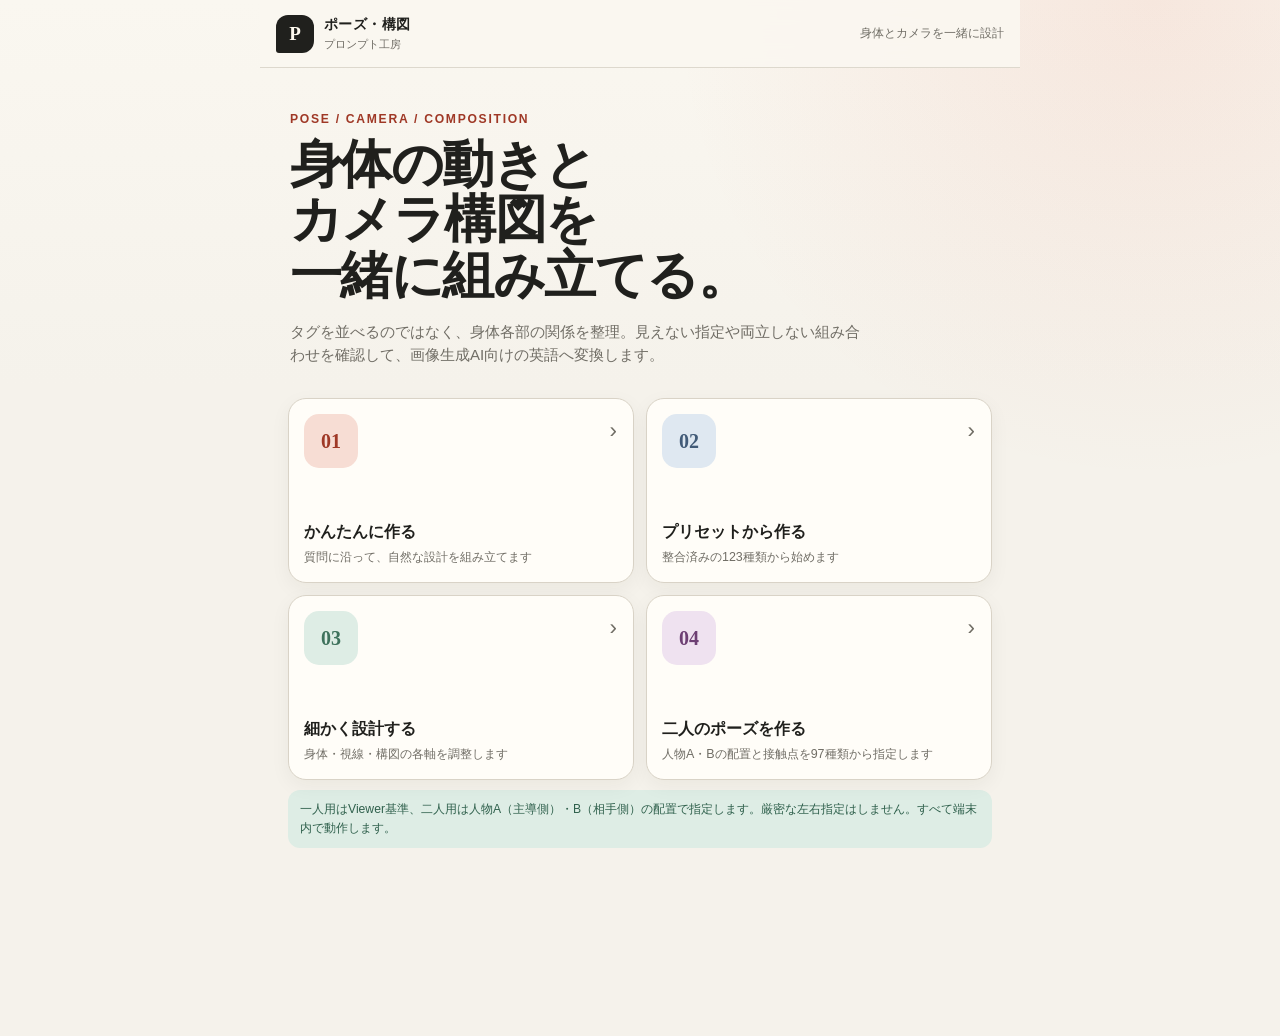
<file: index.html>
<!doctype html>
<html lang="ja">
<head>
  <meta charset="utf-8">
  <meta name="viewport" content="width=device-width,initial-scale=1,viewport-fit=cover">
  <meta name="theme-color" content="#f5f2eb">
  <link rel="icon" href="./icons/favicon-32.png" type="image/png" sizes="32x32">
  <link rel="icon" href="./icons/icon-192.png" type="image/png" sizes="192x192">
  <link rel="apple-touch-icon" href="./icons/apple-touch-icon.png">
  <link rel="manifest" href="./manifest.webmanifest">
  <meta name="description" content="一人・二人のポーズとカメラ構図を整理し、PIXAI（Tsubaki・SDXL）やNovelAI向けの英語プロンプトを作る設計支援ツール。">
  <title>ポーズ・構図プロンプト工房</title>
  <link rel="stylesheet" href="styles.css?v=20261030p">
</head>
<body>
  <a class="skip-link" href="#main">内容へ移動</a>
  <div class="app-shell">
    <header class="topbar">
      <button class="brand" id="homeButton" type="button" aria-label="スタート画面へ戻る">
        <span class="brand-mark" aria-hidden="true">P</span>
        <span><strong>ポーズ・構図</strong><small>プロンプト工房</small></span>
      </button>
      <div class="step-meter" id="stepMeter" aria-live="polite"></div>
    </header>
    <main id="main" tabindex="-1"></main>
    <aside class="sticky-summary" id="stickySummary" hidden></aside>
    <nav class="bottom-nav" id="bottomNav" aria-label="ステップ移動" hidden></nav>
    <div class="sheet-backdrop" id="sheetBackdrop" hidden></div>
    <section class="bottom-sheet" id="bottomSheet" aria-label="補助パネル" aria-live="polite" hidden>
      <div class="sheet-grab" aria-hidden="true"></div>
      <div class="sheet-content" id="sheetContent"></div>
    </section>
    <div class="toast" id="toast" role="status" aria-live="polite"></div>
  </div>

  <script src="data/postures.js?v=20261028c"></script>
  <script src="data/body.js?v=20261028c"></script>
  <script src="data/limbs.js?v=20261028c"></script>
  <script src="data/head-gaze.js?v=20261028c"></script>
  <script src="data/camera.js?v=20261028c"></script>
  <script src="data/composition.js?v=20261028c"></script>
  <script src="data/interaction.js?v=20261028c"></script>
  <script src="data/restraint.js?v=20261028c"></script>
  <script src="data/rules.js?v=20261028c"></script>
  <script src="data/presets.js?v=20261028c"></script>
  <script src="data/relationship.js?v=20261028c"></script>
  <script src="data/special.js?v=20261028c"></script>
  <script src="data/editorial.js?v=20261029b"></script>
  <script src="data/mode-editorial.js?v=20261029h"></script>
  <script src="data/dance.js?v=20261029i"></script>
  <script src="data/purikura-solo.js?v=20261030p"></script>
  <script src="data/preset-utils.js?v=20261030p"></script>
  <script src="data/pair-poses.js?v=20261028c"></script>
  <script src="data/pair-expressions.js?v=20261030a"></script>
  <script src="data/pair-poses-extra.js?v=20261028c"></script>
  <script src="data/pair-poses-daily.js?v=20261030d"></script>
  <script src="data/pair-poses-purikura.js?v=20261030p"></script>
  <script src="state.js?v=20261029c"></script>
  <script src="advisor.js?v=20261030p"></script>
  <script src="generator.js?v=20261030p"></script>
  <script src="model-output.js?v=20261028c"></script>
  <script src="pair.js?v=20261030p"></script>
  <script src="storage.js?v=20261028c"></script>
  <script src="figure.js?v=20261030p"></script>
  <script src="pair-ui.js?v=20261030p"></script>
  <script src="app.js?v=20261030p"></script>
</body>
</html>
</file>
<file: styles.css>
:root {
  color-scheme: light;
  --paper: #f5f2eb;
  --paper-strong: #fffdf8;
  --ink: #20201d;
  --muted: #706d65;
  --line: #d9d3c7;
  --accent: #d75a3f;
  --accent-dark: #9f3826;
  --accent-soft: #f7ddd4;
  --indigo: #425b78;
  --indigo-soft: #dfe8f1;
  --green: #3e725c;
  --green-soft: #deede5;
  --hard: #a62d25;
  --warning: #a55e00;
  --info: #315e7a;
  --shadow: 0 16px 40px rgba(43, 35, 25, .12);
  --radius: 18px;
}
* { box-sizing: border-box; }
html { font-size: 16px; background: var(--paper); }
body {
  margin: 0;
  min-width: 320px;
  color: var(--ink);
  background:
    radial-gradient(circle at 90% 0, rgba(215, 90, 63, .1), transparent 30rem),
    linear-gradient(180deg, #faf7f0 0, var(--paper) 24rem);
  font-family: -apple-system, BlinkMacSystemFont, "Hiragino Sans", "Yu Gothic UI", "Yu Gothic", sans-serif;
  line-height: 1.55;
}
button, input, textarea { font: inherit; font-size: 16px; }
button { color: inherit; }
.skip-link { position: fixed; left: 8px; top: -60px; z-index: 100; background: var(--ink); color: white; padding: 10px 14px; border-radius: 8px; }
.skip-link:focus { top: 8px; }
.app-shell { width: min(100%, 760px); min-height: 100dvh; margin: 0 auto; position: relative; }
.topbar {
  position: sticky; top: 0; z-index: 30;
  display: flex; align-items: center; justify-content: space-between; gap: 12px;
  min-height: 68px; padding: calc(8px + env(safe-area-inset-top)) 16px 8px;
  background: rgba(250, 247, 240, .92); border-bottom: 1px solid rgba(217, 211, 199, .85);
  backdrop-filter: blur(14px);
}
.brand { display: flex; align-items: center; gap: 10px; min-height: 48px; border: 0; background: transparent; padding: 0; text-align: left; cursor: pointer; }
.brand-mark { width: 38px; height: 38px; display: grid; place-items: center; border-radius: 12px 12px 12px 3px; background: var(--ink); color: #fffaf0; font: 800 19px/1 Georgia, serif; }
.brand strong, .brand small { display: block; }
.brand strong { font-size: .86rem; letter-spacing: .03em; }
.brand small { font-size: .68rem; color: var(--muted); }
.step-meter { flex: none; max-width: 44%; font-size: .72rem; color: var(--muted); text-align: right; }
.meter-dots { display: flex; justify-content: flex-end; gap: 4px; margin-top: 5px; }
.meter-dot { width: 16px; height: 4px; border-radius: 99px; background: var(--line); }
.meter-dot.is-active, .meter-dot.is-done { background: var(--accent); }
main { padding: 20px 16px calc(188px + env(safe-area-inset-bottom)); outline: none; }
.hero { padding: 22px 2px 8px; }
.eyebrow { margin: 0 0 8px; color: var(--accent-dark); font-weight: 800; font-size: .76rem; letter-spacing: .14em; text-transform: uppercase; }
h1, h2, h3, p { overflow-wrap: anywhere; }
h1 { margin: 0; font-family: Georgia, "Yu Mincho", serif; font-size: clamp(2rem, 9vw, 3.25rem); line-height: 1.07; letter-spacing: -.03em; }
.hero-copy { margin: 16px 0 0; max-width: 36rem; color: var(--muted); font-size: .94rem; }
.entry-grid { display: grid; gap: 12px; margin-top: 24px; }
.entry-card {
  position: relative; display: grid; grid-template-columns: 54px minmax(0, 1fr) 24px; align-items: center; gap: 13px;
  width: 100%; min-height: 94px; padding: 15px; border: 1px solid var(--line); border-radius: var(--radius);
  background: var(--paper-strong); box-shadow: 0 6px 20px rgba(43, 35, 25, .05); text-align: left; cursor: pointer;
}
.entry-card:hover { border-color: #b8ae9e; transform: translateY(-1px); }
.entry-card:focus-visible, button:focus-visible, input:focus-visible, textarea:focus-visible { outline: 3px solid rgba(66, 91, 120, .35); outline-offset: 2px; }
.entry-number { width: 54px; height: 54px; display: grid; place-items: center; border-radius: 15px; background: var(--accent-soft); color: var(--accent-dark); font: 700 1.25rem/1 Georgia, serif; }
.entry-card:nth-child(2) .entry-number { background: var(--indigo-soft); color: var(--indigo); }
.entry-card:nth-child(3) .entry-number { background: var(--green-soft); color: var(--green); }
.entry-card:nth-child(4) .entry-number { background: #efe2f0; color: #6d3f73; }
.entry-card strong, .entry-card small { display: block; }
.entry-card strong { font-size: 1rem; }
.entry-card small { margin-top: 3px; color: var(--muted); font-size: .78rem; }
.entry-arrow { font-size: 1.4rem; color: var(--muted); }
.resume-card { margin-top: 14px; padding: 14px; border: 1px dashed var(--indigo); border-radius: 16px; background: rgba(223, 232, 241, .45); }
.resume-card p { margin: 0 0 10px; font-size: .83rem; color: var(--indigo); }
.resume-actions { display: flex; gap: 8px; }
.section-heading { margin-bottom: 18px; }
.section-heading h1 { font-size: 1.8rem; }
.section-heading p { margin: 7px 0 0; color: var(--muted); font-size: .88rem; }
.structure-strip { margin: 0 0 16px; padding: 12px 14px; border-left: 4px solid var(--accent); border-radius: 4px 14px 14px 4px; background: var(--paper-strong); box-shadow: 0 4px 16px rgba(43, 35, 25, .05); }
.structure-strip small { display: block; color: var(--muted); font-size: .68rem; font-weight: 800; letter-spacing: .08em; }
.structure-strip p { margin: 3px 0 0; font-size: .83rem; font-weight: 700; }
.design-card { margin-bottom: 14px; padding: 16px; border: 1px solid var(--line); border-radius: var(--radius); background: rgba(255, 253, 248, .88); }
.card-head { display: flex; justify-content: space-between; align-items: flex-start; gap: 10px; margin-bottom: 12px; }
.card-head h2 { margin: 0; font-size: .98rem; }
.card-head p { margin: 2px 0 0; color: var(--muted); font-size: .74rem; }
.count-pill { flex: none; padding: 4px 9px; border-radius: 99px; background: var(--indigo-soft); color: var(--indigo); font-size: .7rem; font-weight: 800; }
.chip-grid { display: flex; flex-wrap: wrap; gap: 8px; }
.chip {
  min-height: 44px; max-width: 100%; padding: 9px 13px; border: 1px solid var(--line); border-radius: 999px;
  background: #fff; color: #4e4b45; font-weight: 700; font-size: .82rem; cursor: pointer;
}
.chip[aria-pressed="true"] { border-color: var(--accent); background: var(--accent-soft); color: var(--accent-dark); box-shadow: inset 0 0 0 1px var(--accent); }
.chip:disabled { color: #aaa49a; background: #eeeae2; text-decoration: line-through; cursor: not-allowed; }
.chip-note { width: 100%; margin: 4px 2px 0; color: var(--muted); font-size: .72rem; }
.detail-toggle { min-height: 44px; margin-top: 10px; padding: 8px 0; border: 0; background: transparent; color: var(--indigo); font-weight: 800; cursor: pointer; }
.subsection { margin-top: 14px; padding-top: 14px; border-top: 1px dashed var(--line); }
.subsection h3 { margin: 0 0 9px; font-size: .82rem; }
.hint { margin: 10px 0 0; padding: 10px 12px; border-radius: 12px; background: var(--green-soft); color: #2f604c; font-size: .76rem; }
.preset-list { display: grid; gap: 10px; }
.preset-filters { display: flex; gap: 8px; margin: 0 -16px 10px; padding: 2px 16px 8px; overflow-x: auto; overscroll-behavior-inline: contain; scrollbar-width: thin; }
.collection-filters { display: flex; gap: 8px; margin: 0 -16px 10px; padding: 2px 16px 8px; overflow-x: auto; scrollbar-width: thin; }
.collection-filter { flex: 0 0 auto; min-height: 44px; padding: 8px 13px; border: 1px solid var(--line); border-radius: 999px; background: #fff; font-size: .76rem; font-weight: 800; cursor: pointer; white-space: nowrap; }
.collection-filter b { color: var(--muted); font-size: .7rem; }
.collection-filter[aria-pressed="true"] { border-color: var(--indigo); background: var(--indigo-soft); color: var(--indigo); box-shadow: inset 0 0 0 1px var(--indigo); }
.collection-filter[aria-pressed="true"] b { color: var(--indigo); }
.relationship-filters { margin: 0 0 12px; padding: 10px; border: 1px solid var(--line); border-radius: 14px; background: var(--paper-strong); }
.family-filter-block { margin: 0 0 10px; padding: 10px; border: 1px solid var(--line); border-radius: 14px; background: var(--paper-strong); }
.family-filter-block > small { display: block; margin-bottom: 6px; color: var(--muted); font-weight: 800; }
.family-filters b { margin-left: 3px; font-size: .68rem; }
.relationship-filter-row + .relationship-filter-row { margin-top: 10px; }
.relationship-filter-row > small { display: block; margin-bottom: 5px; color: var(--muted); font-weight: 800; }
.tag-filters { display: flex; gap: 6px; overflow-x: auto; padding-bottom: 3px; scrollbar-width: thin; }
.tag-filters button { flex: 0 0 auto; min-height: 40px; padding: 7px 10px; border: 1px solid var(--line); border-radius: 999px; background: #fff; font-size: .7rem; font-weight: 800; white-space: nowrap; cursor: pointer; }
.tag-filters button[aria-pressed="true"] { border-color: var(--accent); background: var(--accent-soft); color: var(--accent-dark); box-shadow: inset 0 0 0 1px var(--accent); }
.preset-filter { flex: 0 0 auto; min-width: 104px; min-height: 58px; padding: 7px 11px; border: 1px solid var(--line); border-radius: 13px; background: #fff; text-align: left; cursor: pointer; }
.preset-filter span, .preset-filter small { display: block; white-space: nowrap; }
.preset-filter span { font-size: .78rem; font-weight: 800; }
.preset-filter b { color: var(--muted); font-size: .72rem; }
.preset-filter small { margin-top: 2px; color: var(--muted); font-size: .65rem; }
.preset-filter[aria-pressed="true"] { border-color: var(--accent); background: var(--accent-soft); color: var(--accent-dark); box-shadow: inset 0 0 0 1px var(--accent); }
.preset-filter[aria-pressed="true"] b, .preset-filter[aria-pressed="true"] small { color: var(--accent-dark); }
.preset-filter-tools { display: flex; flex-wrap: wrap; justify-content: space-between; align-items: center; gap: 8px 10px; margin-bottom: 12px; color: var(--muted); font-size: .7rem; }
.selected-filters { flex: 1 1 180px; overflow-wrap: anywhere; }
.preset-filter-tools .btn { min-height: 38px; padding: 7px 10px; }
.restraint-notice { margin: 0; padding: 10px 12px; border: 1px solid #c9a96a; border-radius: 12px; background: #fff8e9; color: #694f20; font-size: .78rem; font-weight: 800; line-height: 1.6; }
.restraint-difficulty { display: flex; gap: 7px; align-items: center; overflow-x: auto; margin-top: 10px; padding: 8px 0 3px; color: var(--muted); font-size: .72rem; white-space: nowrap; scrollbar-width: thin; }
.restraint-difficulty strong { flex: 0 0 auto; color: var(--ink); }
.restraint-difficulty span { flex: 0 0 auto; padding: 4px 7px; border: 1px solid var(--line); border-radius: 999px; background: var(--paper-strong); }
.restraint-level { margin: 8px 0 0; padding: 8px 10px; border-left: 3px solid var(--accent); border-radius: 8px; background: var(--paper-strong); color: var(--ink); font-size: .76rem; font-weight: 800; line-height: 1.55; }
.restraint-level--warning { border-left-color: #a45e16; background: #fff4e4; color: #75400d; }
.expression-group:first-child { margin-top: 0; padding-top: 0; border-top: 0; }
.viewer-only-filter { min-height: 44px; padding: 8px 12px; border: 1px solid var(--line); border-radius: 999px; background: #fff; font-size: .74rem; font-weight: 800; cursor: pointer; }
.viewer-only-filter[aria-pressed="true"] { border-color: var(--indigo); background: var(--indigo-soft); color: var(--indigo); box-shadow: inset 0 0 0 1px var(--indigo); }
.preset-card { width: 100%; min-height: 72px; padding: 13px; border: 1px solid var(--line); border-radius: 14px; background: #fff; text-align: left; cursor: pointer; }
.preset-card strong, .preset-card small { display: block; }
.preset-card small { margin-top: 4px; color: var(--muted); font-size: .74rem; }
.preset-tags { display: flex; flex-wrap: wrap; gap: 5px; margin-top: 9px; }
.preset-tag { padding: 3px 7px; border-radius: 999px; background: var(--indigo-soft); color: var(--indigo); font-size: .62rem; font-weight: 800; }
.preset-empty { margin: 8px 0 18px; color: var(--muted); font-size: .8rem; }
.issue-list { display: grid; gap: 10px; }
.issue-card { padding: 14px; border: 1px solid var(--line); border-left-width: 5px; border-radius: 14px; background: #fff; }
.issue-card--hard { border-left-color: var(--hard); }
.issue-card--warning { border-left-color: var(--warning); }
.issue-card--info { border-left-color: var(--info); }
.issue-card.is-ignored { opacity: .58; }
.issue-label { font-size: .68rem; font-weight: 900; letter-spacing: .08em; }
.issue-card--hard .issue-label { color: var(--hard); }
.issue-card--warning .issue-label { color: var(--warning); }
.issue-card--info .issue-label { color: var(--info); }
.issue-card h3 { margin: 3px 0 4px; font-size: .9rem; }
.issue-card p { margin: 0; color: var(--muted); font-size: .78rem; }
.issue-actions { display: flex; flex-wrap: wrap; gap: 7px; margin-top: 11px; }
.btn { min-height: 44px; padding: 9px 14px; border: 1px solid var(--line); border-radius: 12px; background: #fff; font-weight: 800; font-size: .79rem; cursor: pointer; }
.btn--primary { border-color: var(--ink); background: var(--ink); color: white; }
.btn--accent { border-color: var(--accent); background: var(--accent); color: white; }
.btn--quiet { background: transparent; }
.btn--danger { color: var(--hard); border-color: rgba(166, 45, 37, .3); }
.btn:disabled { opacity: .45; cursor: not-allowed; }
.output-tabs { display: flex; gap: 4px; padding: 4px; border-radius: 14px; background: #e9e4da; }
.output-tab { flex: 1; min-height: 44px; padding: 8px 5px; border: 0; border-radius: 10px; background: transparent; font-size: .72rem; font-weight: 800; cursor: pointer; }
.output-tab[aria-selected="true"] { background: var(--paper-strong); box-shadow: 0 2px 8px rgba(43, 35, 25, .1); }
.output-box { min-height: 150px; margin: 12px 0; padding: 15px; border: 1px solid var(--line); border-radius: 14px; background: #24231f; color: #f8f3e8; font: 500 .84rem/1.7 ui-monospace, SFMono-Regular, Consolas, monospace; white-space: pre-wrap; overflow-wrap: anywhere; }
.output-box--negative { min-height: 88px; background: #3a312f; }
.complete-banner { margin-bottom: 12px; padding: 12px 14px; border-radius: 14px; background: var(--green-soft); color: #2f604c; font-size: .8rem; font-weight: 800; }
.complete-banner.is-incomplete { background: var(--accent-soft); color: var(--accent-dark); }
label.field-label { display: block; margin-bottom: 7px; font-size: .78rem; font-weight: 800; }
input[type="text"], input[type="search"], textarea { width: 100%; min-height: 46px; border: 1px solid var(--line); border-radius: 12px; padding: 11px 12px; background: #fff; color: var(--ink); }
textarea { min-height: 88px; resize: vertical; }
.sticky-summary {
  position: fixed; left: 50%; bottom: calc(61px + env(safe-area-inset-bottom)); z-index: 25;
  width: min(calc(100% - 20px), 740px); transform: translateX(-50%); padding: 10px 11px;
  border: 1px solid rgba(217, 211, 199, .95); border-radius: 16px; background: rgba(255, 253, 248, .97); box-shadow: var(--shadow); backdrop-filter: blur(14px);
}
.summary-row { display: grid; grid-template-columns: minmax(0, 1fr) auto; align-items: center; gap: 10px; }
.summary-copy { min-width: 0; }
.summary-copy strong { display: block; overflow: hidden; text-overflow: ellipsis; white-space: nowrap; font-size: .76rem; }
.summary-copy small { color: var(--muted); font-size: .68rem; }
.warning-count { color: var(--warning); }
.bottom-nav {
  position: fixed; left: 50%; bottom: 0; z-index: 24; transform: translateX(-50%);
  display: grid; grid-template-columns: 1fr 1fr; gap: 8px; width: min(100%, 760px);
  padding: 7px 12px calc(7px + env(safe-area-inset-bottom)); border-top: 1px solid var(--line); background: rgba(245, 242, 235, .97); backdrop-filter: blur(14px);
}
.bottom-nav .btn { width: 100%; }
.sheet-backdrop { position: fixed; inset: 0; z-index: 50; background: rgba(32, 32, 29, .45); }
.bottom-sheet {
  position: fixed; left: 50%; bottom: 0; z-index: 51; width: min(100%, 760px); max-height: min(82dvh, 760px); overflow: auto;
  transform: translateX(-50%); padding: 9px 16px calc(22px + env(safe-area-inset-bottom)); border-radius: 22px 22px 0 0; background: var(--paper-strong); box-shadow: 0 -20px 60px rgba(32, 32, 29, .2);
}
.sheet-grab { width: 42px; height: 4px; margin: 0 auto 14px; border-radius: 99px; background: var(--line); }
.sheet-head { display: flex; align-items: center; justify-content: space-between; gap: 10px; margin-bottom: 14px; }
.sheet-head h2 { margin: 0; font-size: 1.05rem; }
.sheet-head p { margin: 3px 0 0; color: var(--muted); font-size: .7rem; }
.icon-btn { width: 44px; height: 44px; border: 1px solid var(--line); border-radius: 99px; background: #fff; cursor: pointer; }
.sheet-actions { display: flex; flex-wrap: wrap; gap: 8px; }
.user-preset { display: grid; grid-template-columns: minmax(0, 1fr) auto; gap: 8px; align-items: center; padding: 10px 0; border-top: 1px solid var(--line); }
.user-preset button:first-child { text-align: left; }
.toast { position: fixed; left: 50%; top: calc(76px + env(safe-area-inset-top)); z-index: 80; transform: translate(-50%, -12px); max-width: calc(100% - 32px); padding: 9px 14px; border-radius: 99px; background: var(--ink); color: white; font-size: .78rem; opacity: 0; pointer-events: none; transition: .2s ease; }
.toast.is-visible { opacity: 1; transform: translate(-50%, 0); }
[hidden] { display: none !important; }

/* ---- 出力先・二人用ポーズ（2026-10-27） ---- */
.visually-hidden { position: absolute !important; width: 1px; height: 1px; overflow: hidden; clip: rect(0 0 0 0); white-space: nowrap; }
.target-switch { position: sticky; top: calc(68px + env(safe-area-inset-top)); z-index: 20; margin: 0 -16px 14px; padding: 6px 16px 6px; background: rgba(245, 242, 235, .96); border-bottom: 1px solid var(--line); backdrop-filter: blur(12px); }
.target-switch__row { display: flex; align-items: center; gap: 8px; }
.target-switch__label { flex: none; color: var(--muted); font-size: .68rem; font-weight: 800; letter-spacing: .04em; writing-mode: horizontal-tb; }
.target-switch__buttons { flex: 1 1 auto; display: flex; gap: 4px; padding: 3px; border-radius: 13px; background: #e9e4da; }
.target-switch__buttons button { flex: 1 1 0; min-width: 0; min-height: 44px; padding: 6px 4px; border: 0; border-radius: 10px; background: transparent; font-size: .76rem; font-weight: 800; cursor: pointer; }
.target-switch__buttons button[aria-pressed="true"] { background: var(--ink); color: #fffaf0; box-shadow: 0 2px 8px rgba(43, 35, 25, .18); }
.target-switch__note { display: block; margin-top: 3px; overflow: hidden; text-overflow: ellipsis; white-space: nowrap; color: var(--muted); font-size: .66rem; }
#pairOutput, #outputBox { scroll-margin-top: calc(160px + env(safe-area-inset-top)); }
.btn--nowrap { white-space: nowrap; }
.btn--small { min-height: 40px; margin-left: auto; padding: 6px 12px; font-size: .74rem; }
.segmented { display: flex; align-items: center; gap: 4px; margin-top: 8px; padding: 4px; border-radius: 14px; background: #e9e4da; }
.segmented button { flex: 1 1 0; min-width: 0; min-height: 44px; padding: 6px 6px; border: 0; border-radius: 10px; background: transparent; font-size: .78rem; font-weight: 800; cursor: pointer; }
.segmented button[aria-pressed="true"] { background: var(--paper-strong); color: var(--accent-dark); box-shadow: 0 2px 8px rgba(43, 35, 25, .12), inset 0 0 0 1px var(--accent); }
.segmented button b { color: var(--muted); font-size: .7rem; }
.segmented__label { flex: none; margin: 0 4px; }
.segmented--plain { margin-top: 0; }
.count-tabs { margin: 0 0 10px; }
#presetSearch, #pairSearch { margin-bottom: 10px; }
.role-badge { display: inline-grid; place-items: center; flex: none; width: 30px; height: 30px; border-radius: 9px; background: var(--accent); color: #fff; font: 800 .9rem/1 Georgia, serif; }
.role-badge--b, .role-row--b .role-badge, .nai-block--b .role-badge { background: var(--indigo); }
.role-row { display: flex; gap: 10px; align-items: flex-start; margin-top: 10px; padding: 11px 12px; border-radius: 14px; background: #fff; border: 1px solid var(--line); }
.role-row--a { border-left: 4px solid var(--accent); }
.role-row--b { border-left: 4px solid var(--indigo); }
.role-row strong { display: block; font-size: .84rem; }
.role-row p { margin: 2px 0 0; color: #4e4b45; font-size: .78rem; }
.relation-chips { display: flex; flex-wrap: wrap; gap: 6px; }
.relation-chips span { padding: 5px 9px; border-radius: 999px; background: var(--paper); border: 1px solid var(--line); font-size: .74rem; font-weight: 800; }
.relation-chips small { margin-right: 5px; color: var(--muted); font-size: .66rem; }
.contact-list { margin: 0; padding-left: 1.1em; font-size: .78rem; color: #4e4b45; }
.contact-list li + li { margin-top: 3px; }
.mini-label { display: block; color: var(--muted); font-size: .66rem; font-weight: 800; letter-spacing: .06em; }
.pair-selected { border-color: var(--accent); }
.pair-selected .card-head { margin-bottom: 0; }
.pair-pose-list { display: grid; gap: 8px; margin-top: 10px; }
.pair-pose-card { width: 100%; min-height: 68px; padding: 12px; border: 1px solid var(--line); border-radius: 14px; background: #fff; text-align: left; cursor: pointer; }
.pair-pose-card strong, .pair-pose-card small { display: block; }
.pair-pose-card small { margin-top: 3px; color: var(--muted); font-size: .74rem; }
.pair-pose-card[aria-pressed="true"] { border-color: var(--accent); box-shadow: inset 0 0 0 1px var(--accent); background: #fff8f5; }
.pair-family-filters { margin-top: 2px; }
.chip--recommended { border-color: #c9a96a; }
.chip--recommended span[aria-hidden] { margin-right: 3px; color: #a3741c; }
.blocked-note { margin-top: 8px; font-size: .72rem; color: var(--muted); }
.blocked-note summary { min-height: 36px; display: flex; align-items: center; cursor: pointer; font-weight: 800; }
.blocked-note ul { margin: 2px 0 0; padding-left: 1.1em; }
.subsection--first { margin-top: 0; padding-top: 0; border-top: 0; }
details.fold > summary { list-style: none; display: flex; align-items: center; justify-content: space-between; gap: 10px; min-height: 44px; cursor: pointer; }
details.fold > summary::-webkit-details-marker { display: none; }
details.fold > summary::after { content: '＋'; flex: none; width: 28px; height: 28px; display: grid; place-items: center; border-radius: 99px; background: var(--paper); color: var(--muted); font-weight: 800; }
details.fold[open] > summary::after { content: '－'; }
details.fold > summary strong { display: block; font-size: .94rem; }
details.fold > summary small { display: block; color: var(--muted); font-size: .72rem; }
.fold-body { margin-top: 12px; }
.fold--inline { margin-top: 6px; }
.fold--inline > summary strong { font-size: .8rem; }
.output-box--short { min-height: 64px; margin: 8px 0; }
.output-box--ja { min-height: 0; background: #fffdf8; color: var(--ink); font-family: inherit; }
.nai-block { margin-top: 12px; padding-top: 12px; border-top: 1px dashed var(--line); }
.nai-block:first-of-type { margin-top: 0; padding-top: 0; border-top: 0; }
.nai-head { display: flex; align-items: center; gap: 8px; }
.nai-head small { color: var(--muted); font-size: .7rem; }
.nai-head .role-badge { width: 26px; height: 26px; font-size: .8rem; }
.output-note { margin: 0 0 8px; padding: 9px 11px; border-radius: 10px; font-size: .74rem; }
.output-note--info { background: var(--indigo-soft); color: var(--info); }
.output-note--warning { background: #fff4e4; color: #75400d; }
.model-opts { margin: 4px 0 2px; }
.pair-actions { margin-top: 14px; }
.target-pill { display: inline-block; padding: 1px 7px; border-radius: 99px; background: var(--ink); color: #fffaf0; font-size: .62rem; font-weight: 800; vertical-align: 1px; }
.live-preview { color: var(--muted); font-family: ui-monospace, SFMono-Regular, Consolas, monospace; font-size: .64rem; }
.live-preview--line { display: block; overflow: hidden; text-overflow: ellipsis; white-space: nowrap; margin-top: 2px; }
.sticky-summary .summary-copy small .live-preview { display: block; overflow: hidden; text-overflow: ellipsis; white-space: nowrap; margin-top: 2px; }
.summary-actions { display: flex; gap: 6px; }
.summary-actions .btn { padding-inline: 11px; }
@media (max-width: 360px) { .summary-actions .btn:first-child { display: none; } }
@media (min-width: 620px) {
  main { padding-inline: 28px; }
  .entry-grid { grid-template-columns: repeat(2, 1fr); }
  .entry-card { grid-template-columns: 1fr; min-height: 185px; align-content: space-between; }
  .entry-arrow { position: absolute; right: 16px; top: 15px; }
  .preset-list { grid-template-columns: repeat(2, 1fr); }
}
@media (prefers-reduced-motion: reduce) {
  *, *::before, *::after { scroll-behavior: auto !important; transition-duration: .001ms !important; animation-duration: .001ms !important; }
}

/* ---- 人物A・Bの外見・服装入力（2026-10-28） ---- */
.person-card .card-head { margin-bottom: 6px; }
.person-roles { margin: 0 0 10px; }
.person-fold { margin-top: 10px; border: 1px solid var(--line); border-radius: 14px; background: #fff; }
.person-fold--a { border-left: 4px solid var(--accent); }
.person-fold--b { border-left: 4px solid var(--indigo); }
.person-fold > summary { list-style: none; display: flex; align-items: center; gap: 10px; min-height: 56px; padding: 8px 12px; cursor: pointer; }
.person-fold > summary::-webkit-details-marker { display: none; }
.person-fold > summary::after { content: '＋'; flex: none; margin-left: auto; width: 28px; height: 28px; display: grid; place-items: center; border-radius: 99px; background: var(--paper); color: var(--muted); font-weight: 800; }
.person-fold[open] > summary::after { content: '－'; }
.person-fold__title { min-width: 0; }
.person-fold__title strong { display: block; font-size: .86rem; }
.person-fold__title small { display: block; overflow: hidden; text-overflow: ellipsis; white-space: nowrap; color: var(--muted); font-size: .7rem; }
.person-fold__body { padding: 0 12px 12px; }
.person-placement { margin: 0 0 6px; padding: 8px 10px; border-radius: 10px; background: var(--paper); color: #4e4b45; font-size: .78rem; }
.person-placement span { display: block; color: var(--muted); font-size: .66rem; font-weight: 800; }
.person-fold .segmented { margin: 8px 0 10px; }
.person-fold .segmented__label { font-size: .7rem; font-weight: 800; color: var(--muted); }
textarea.person-prompt { min-height: 104px; font-family: ui-monospace, SFMono-Regular, Consolas, monospace; font-size: 16px; line-height: 1.5; }
.person-meta { display: flex; flex-wrap: wrap; justify-content: space-between; gap: 2px 10px; margin-top: 4px; color: var(--muted); font-size: .68rem; }
.person-where { flex: 1 1 200px; text-align: right; }
.person-actions { display: flex; flex-wrap: wrap; gap: 8px; margin-top: 8px; }
.person-sets { margin-top: 8px; font-size: .76rem; }
.person-sets > summary { min-height: 40px; display: flex; align-items: center; cursor: pointer; color: var(--indigo); font-weight: 800; }
.person-set-list { margin: 0; padding: 0; list-style: none; }
.person-set-list li { display: flex; gap: 6px; align-items: center; padding: 4px 0; border-top: 1px dashed var(--line); }
.person-set-list li button:first-child { flex: 1 1 auto; min-width: 0; overflow: hidden; text-overflow: ellipsis; white-space: nowrap; text-align: left; }
.btn--small-plain { min-height: 40px; padding: 6px 10px; font-size: .74rem; }
.nai-howto { margin-top: 10px; padding: 10px 12px; border-radius: 12px; background: var(--indigo-soft); color: #2e4560; font-size: .76rem; }
.nai-howto summary { min-height: 36px; display: flex; align-items: center; cursor: pointer; font-weight: 800; }
.nai-howto ol { margin: 6px 0 6px; padding-left: 1.3em; }
.nai-howto p { margin: 0; font-weight: 800; }
.reset-options { display: grid; gap: 10px; }
.reset-option { width: 100%; padding: 13px; border: 1px solid var(--line); border-radius: 14px; background: #fff; text-align: left; cursor: pointer; }
.reset-option strong, .reset-option small { display: block; }
.reset-option small { margin-top: 4px; color: var(--muted); font-size: .74rem; line-height: 1.6; }
.reset-option--danger strong { color: var(--hard); }

/* ---- 人物A・B別の表情（2026-10-28） ---- */
.person-tools { display: flex; flex-wrap: wrap; gap: 8px; margin: 0 0 4px; }
.expr-fold { margin-top: 10px; border: 1px solid var(--line); border-radius: 12px; background: var(--paper-strong); }
.expr-fold > summary { list-style: none; display: flex; align-items: center; gap: 10px; min-height: 48px; padding: 6px 12px; cursor: pointer; }
.expr-fold > summary::-webkit-details-marker { display: none; }
.expr-fold > summary strong { flex: none; font-size: .82rem; }
.expr-fold > summary small { min-width: 0; overflow: hidden; text-overflow: ellipsis; white-space: nowrap; color: var(--muted); font-size: .72rem; }
.expr-fold > summary::after { content: '＋'; flex: none; margin-left: auto; width: 26px; height: 26px; display: grid; place-items: center; border-radius: 99px; background: var(--paper); color: var(--muted); font-weight: 800; }
.expr-fold[open] > summary::after { content: '－'; }
.expr-body { padding: 0 12px 10px; }
.expr-body input[type="search"] { margin-bottom: 4px; }
.expr-row { margin-top: 8px; }
.expr-row h4 { margin: 0 0 4px; font-size: .74rem; color: var(--muted); }
.expr-chips { display: flex; gap: 6px; overflow-x: auto; padding-bottom: 4px; scrollbar-width: thin; overscroll-behavior-inline: contain; }
.expr-chip { flex: 0 0 auto; min-height: 40px; padding: 6px 11px; border: 1px solid var(--line); border-radius: 999px; background: #fff; font-size: .76rem; font-weight: 800; white-space: nowrap; cursor: pointer; }
.expr-chip[aria-pressed="true"] { border-color: var(--accent); background: var(--accent-soft); color: var(--accent-dark); box-shadow: inset 0 0 0 1px var(--accent); }
.expr-chip:disabled { color: #aaa49a; background: #eeeae2; text-decoration: line-through; cursor: not-allowed; }
.expr-blocked { margin-top: 2px; }

/* ---- 棒人間の模式図（2026-10-29） ---- */
.pose-figure { display: block; width: 100%; height: auto; overflow: hidden; }
.pose-figure .pf-limb, .pose-figure .pf-torso { fill: none; stroke: var(--ink); stroke-width: 3.2; stroke-linecap: round; stroke-linejoin: round; }
.pose-figure .pf-shoulder { stroke: var(--ink); stroke-width: 2.6; stroke-linecap: round; }
.pose-figure .pf-far { stroke: #9a958a; }
.pose-figure .pf-hidden { stroke-dasharray: 2.5 3; stroke: #9a958a; }
.pose-figure .pf-toward { stroke-width: 4; }
.pose-figure .pf-hand { fill: var(--ink); stroke: none; }
.pose-figure .pf-hand.pf-hidden { fill: #9a958a; }
.pose-figure .pf-hand--toward { fill: var(--paper-strong); stroke: var(--ink); stroke-width: 2; }
.pose-figure .pf-bound { fill: none; stroke: var(--accent); stroke-width: 1.6; stroke-dasharray: 2 1.6; }
.pose-figure .pf-head { fill: var(--paper-strong); stroke: var(--ink); stroke-width: 2.6; }
.pose-figure .pf-head--back { fill: #e6e1d6; }
.pose-figure .pf-eye { fill: var(--ink); }
.pose-figure .pf-nose { fill: none; stroke: var(--ink); stroke-width: 1.4; stroke-linecap: round; stroke-linejoin: round; }
.pose-figure .pf-hair { fill: none; stroke: var(--ink); stroke-width: 1.6; stroke-linecap: round; }
.pose-figure .pf-ground { stroke: #c9c2b4; stroke-width: 1.4; stroke-linecap: round; }
.pose-figure .pf-prop { fill: #ebe6dc; stroke: #cfc8ba; stroke-width: 1; }
.pose-figure .pf-heel { stroke-width: 2; }
.pose-figure .pf-outside { fill: var(--paper); opacity: .72; }
.pose-figure .pf-crop { fill: none; stroke: var(--indigo); stroke-width: 1.4; stroke-dasharray: 4 3; }
.pose-figure .pf-camera rect, .pose-figure .pf-camera path { fill: var(--indigo); }
.pose-figure .pf-label { fill: var(--muted); font-size: 8px; font-weight: 700; }
.pose-figure .pf-empty { fill: var(--muted); font-size: 8px; }
/* モード系の補助線：肩・骨盤の線（角度差）、いちばん手前の印、胸郭の回り込み */
.pose-figure .pf-axis { stroke: var(--accent); stroke-width: 1.3; stroke-dasharray: 3 2.4; stroke-linecap: round; opacity: .9; }
.pose-figure .pf-near { fill: none; stroke: var(--accent); stroke-width: 1.6; }
.pose-figure .pf-twist { fill: none; stroke: var(--accent); stroke-width: 1.5; stroke-linecap: round; stroke-linejoin: round; }

/* 図で選ぶ（プリセット） */
.display-tabs { margin: 10px 0 12px; }
.figure-note { margin-top: 4px !important; }
.figure-note { margin: 0 0 10px; color: var(--muted); font-size: .72rem; line-height: 1.6; }
.preset-list--figure { grid-template-columns: repeat(2, minmax(0, 1fr)); gap: 8px; }
.preset-card--figure { position: relative; display: flex; flex-direction: column; align-items: stretch; gap: 6px; min-height: 0; padding: 8px 8px 10px; }
.preset-card--figure .figure-frame { display: block; border-radius: 10px; background: var(--paper); overflow: hidden; }
.preset-card--figure strong { font-size: .8rem; line-height: 1.35; }
.preset-card.is-selected { border-color: var(--accent); box-shadow: inset 0 0 0 2px var(--accent); background: var(--paper-strong); }
.selected-badge { display: inline-block; padding: 1px 7px; border-radius: 99px; background: var(--accent); color: #fff; font-size: .66rem; font-weight: 800; vertical-align: 1px; }
.preset-card--figure .selected-badge { position: absolute; top: 12px; left: 12px; }
@media (min-width: 620px) { .preset-list--figure { grid-template-columns: repeat(3, minmax(0, 1fr)); } }

/* 編集中の図（現在の構造） */
.structure-strip--figure { display: grid; grid-template-columns: 92px minmax(0, 1fr); gap: 12px; align-items: center; }
.strip-figure { border-radius: 10px; background: var(--paper); overflow: hidden; }
.strip-note { margin-top: 4px; font-weight: 600 !important; letter-spacing: 0 !important; line-height: 1.5; }

/* モード系の身体配置 */
.preset-card .preset-shot { color: var(--indigo); font-weight: 700; font-size: 11px; line-height: 1.4; overflow-wrap: anywhere; }
.preset-card--figure .preset-shot { display: block; margin-top: 2px; }
.editorial-note { margin: 10px 0 0; font-size: 13px; line-height: 1.6; overflow-wrap: anywhere; }
.editorial-note b { display: block; }
.editorial-note span { color: var(--muted); font-size: 12px; }
/* 舞踊的な上半身：曲線の腕と肘の印 */
.pose-figure .pf-curve { fill: none; }
.pose-figure .pf-joint { fill: var(--paper-strong); stroke: var(--ink); stroke-width: 1.2; }
.pose-figure .pf-joint.pf-hidden { stroke: #9a958a; }
/* プリクラ系：手の形の記号（V・猫の手・手のひら・L字・グー）と、両手で作るハート */
.pose-figure .pf-handshape { fill: none; stroke: var(--accent); stroke-width: 1.4; stroke-linecap: round; stroke-linejoin: round; }
.pose-figure .pf-handshape--fist { fill: var(--accent); stroke: none; opacity: .9; }
.pose-figure .pf-heart { fill: none; stroke: var(--accent); stroke-width: 1.5; stroke-linejoin: round; }
.editorial-note .purikura-fallback { display: block; margin-top: 6px; color: var(--ink); }
.pair-fallback { margin-top: 10px; }
.pair-fallback p { margin: 0 0 8px; font-size: 13px; line-height: 1.6; overflow-wrap: anywhere; }
.pair-source { margin-top: 10px; color: var(--muted); font-size: 11px; font-weight: 700; overflow-wrap: anywhere; }
.pair-source small { display: block; line-height: 1.6; }
.pair-source .pair-fallback p { color: var(--ink); font-weight: 400; }
</file>
